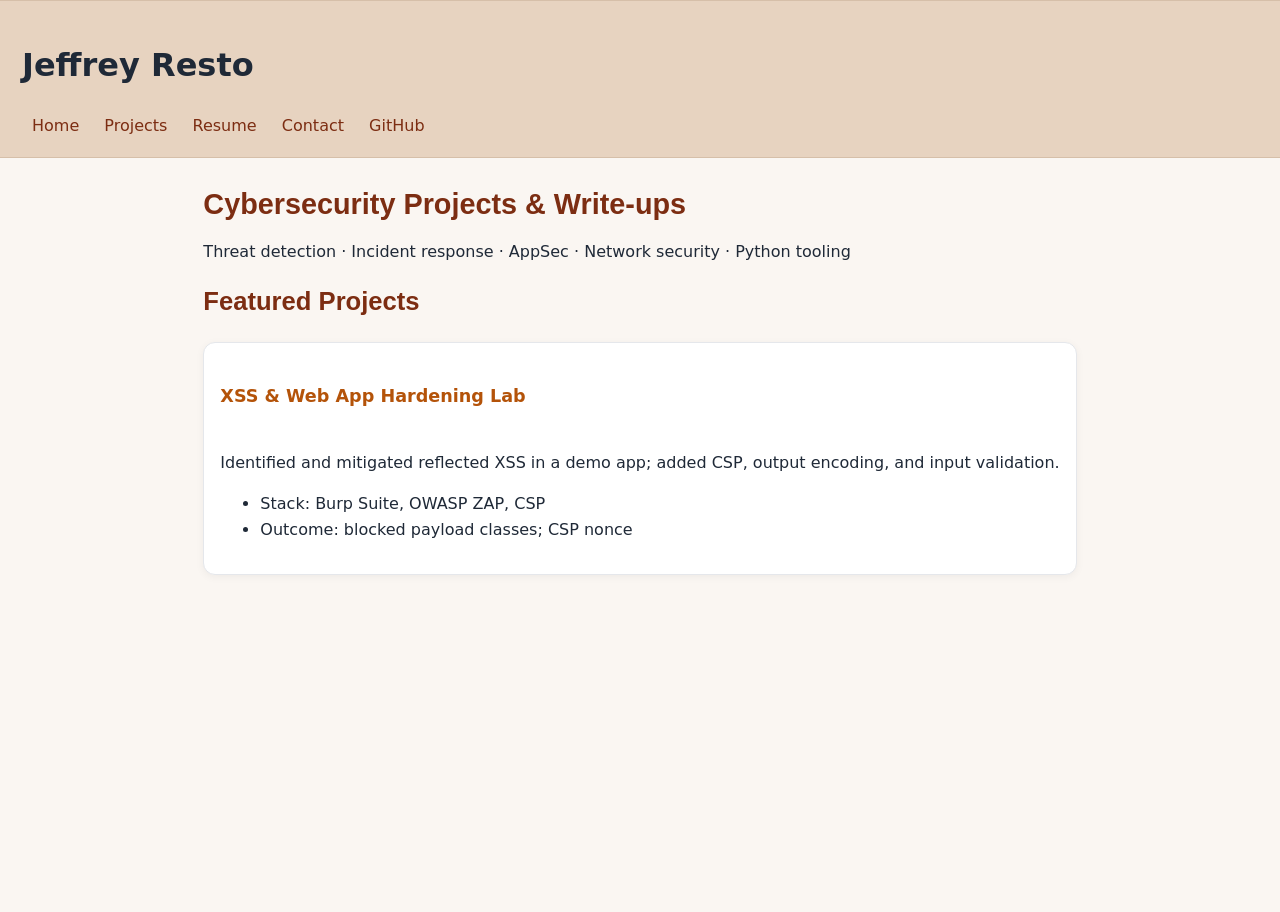
<file: Index.html>
<!doctype html>
<html lang="en">
<head>
  <meta charset="utf-8">
  <title>Jeffrey Resto — Cybersecurity Portfolio</title>
  <meta name="viewport" content="width=device-width,initial-scale=1">
  <meta name="description" content="Cybersecurity projects, labs, and write-ups.">
  <link rel="stylesheet" href="assets/css/style.css">
  <link rel="icon" href="assets/img/favicon.png">
  <meta property="og:title" content="Jeffrey Resto — Cybersecurity Portfolio">
  <meta property="og:description" content="Cybersecurity projects, labs, and write-ups.">
  <meta property="og:type" content="website">
</head>
<body>
<header>
  <h1>Jeffrey Resto</h1>
  <nav>
    <a href="/">Home</a>
    <a href="/projects/">Projects</a>
    <a href="/resume/Jeffrey_Resto_Resume.pdf" target="_blank" rel="noopener">Resume</a>
    <a href="mailto:restojeffrey@gmail.com">Contact</a>
    <a href="https://github.com/jeffresto" target="_blank" rel="noopener">GitHub</a>
  </nav>
</header>

<main>
  <section>
    <h2>Cybersecurity Projects & Write-ups</h2>
    <p>Threat detection · Incident response · AppSec · Network security · Python tooling</p>
  </section>

  <section aria-labelledby="featured">
    <h3 id="featured">Featured Projects</h3>
    <div class="cards">
      <!-- Duplicate these cards for 2–3 top projects -->
      <article class="card">
        <h4><a href="/projects/project-template.html">XSS & Web App Hardening Lab</a></h4>
        <p>Identified and mitigated reflected XSS in a demo app; added CSP, output encoding, and input validation.</p>
        <ul class="meta"><li>Stack: Burp Suite, OWASP ZAP, CSP</li><li>Outcome: blocked payload classes; CSP nonce</li></ul>
      </article>
    </div>
  </section>
</main>

<footer>
  <small>© <span id="y"></span> Jeffrey Resto · New York, NY</small>
</footer>
<script>document.getElementById('y').textContent = new Date().getFullYear();</script>
</body>
</html>
</file>
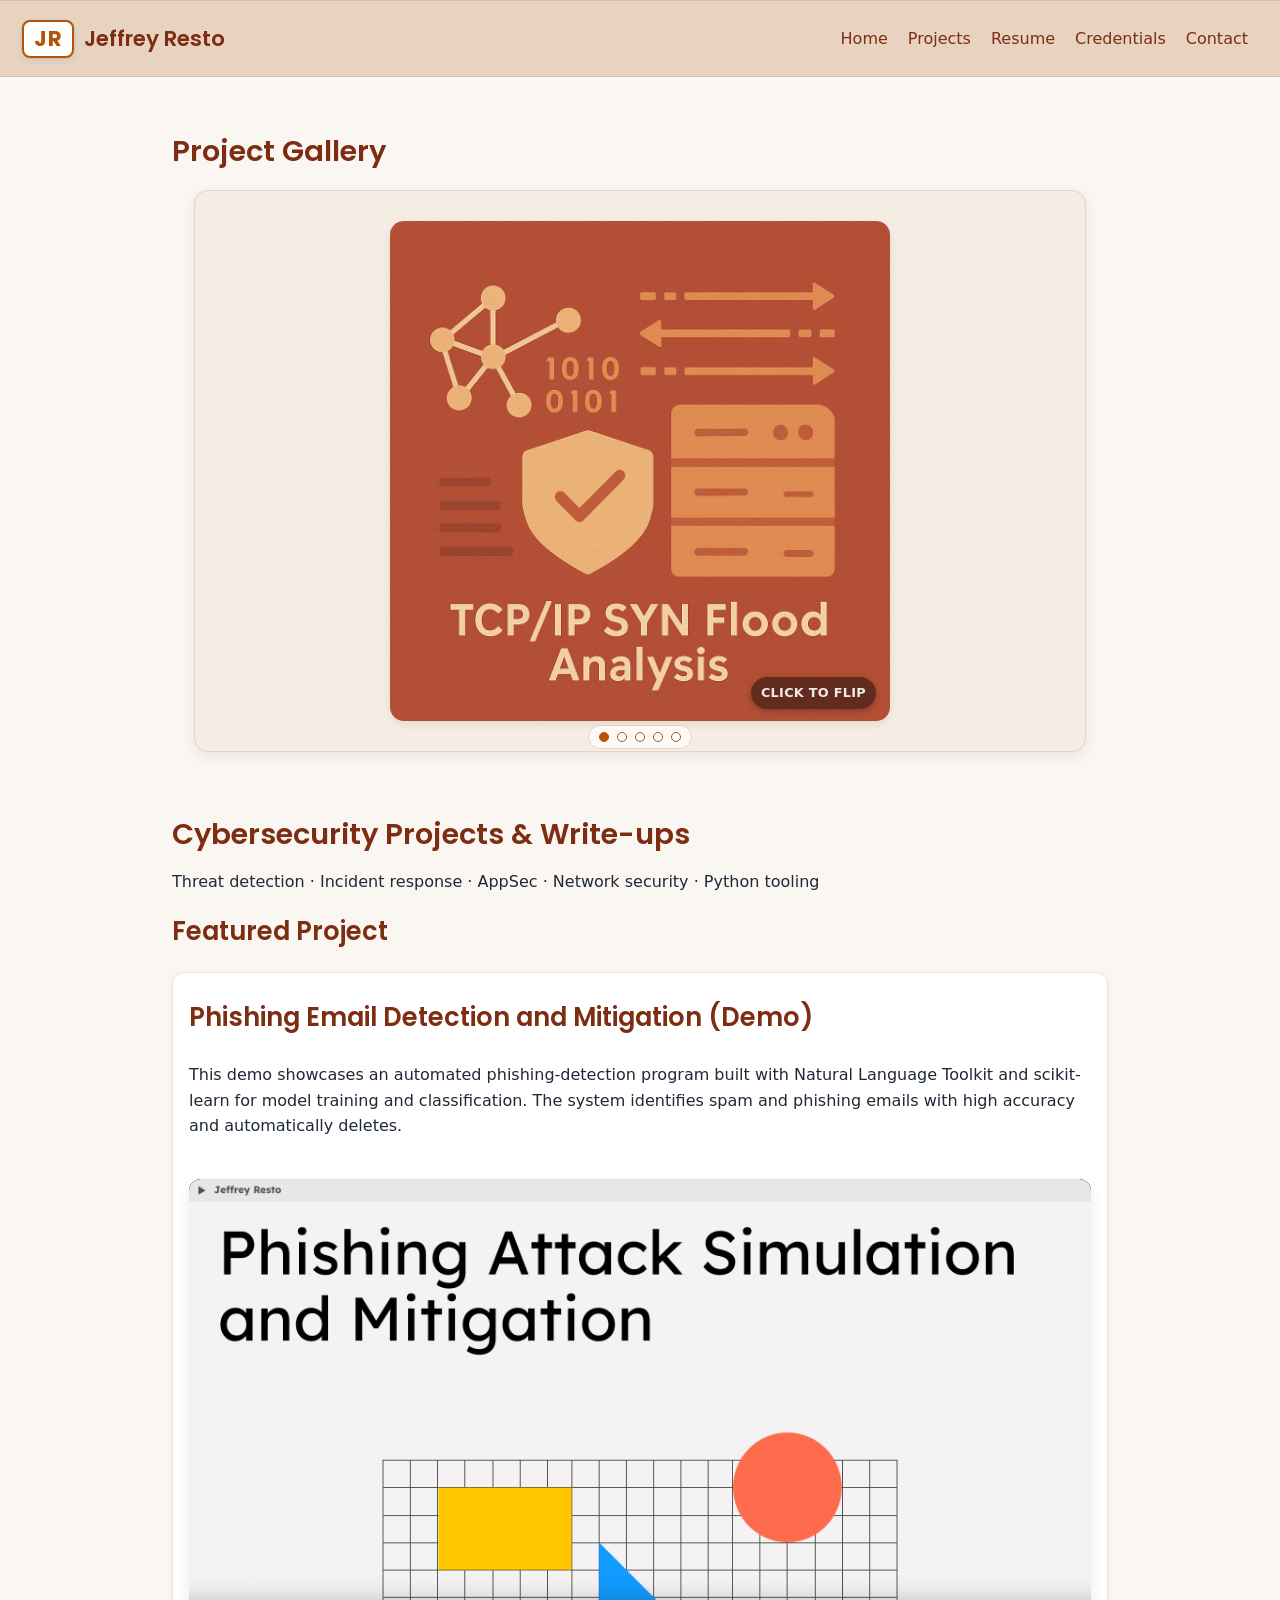
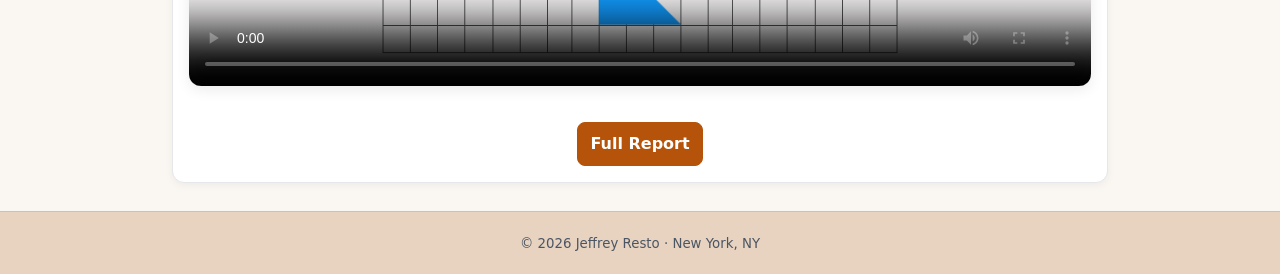
<file: index.html>
<!doctype html>
<html lang="en">
<head>
  <meta charset="utf-8">
  <title>Jeffrey Resto — Cybersecurity Portfolio</title>
  <meta name="viewport" content="width=device-width,initial-scale=1">
  <meta name="description" content="Cybersecurity projects, labs, and write-ups.">
  <link href="https://fonts.googleapis.com/css2?family=Poppins:wght@500;600&display=swap" rel="stylesheet">
  <link rel="stylesheet" href="assets/css/style.css">
  <link rel="icon" href="assets/img/favicon.png">
  <meta property="og:title" content="Jeffrey Resto — Cybersecurity Portfolio">
  <meta property="og:description" content="Cybersecurity projects, labs, and write-ups.">
  <meta property="og:type" content="website">
</head>
<body>
<header class="site-header">
  <h1 class="brand">
    <a href="/">
      <span class="logo-badge">JR</span>
      <span class="logo-text">Jeffrey&nbsp;Resto</span>
    </a>
  </h1>

  <!-- Desktop nav -->
  <nav class="site-nav">
    <a href="/">Home</a>
    <a href="/projects/">Projects</a>
    <a href="/resume/">Resume</a>
    <a href="/credentials/">Credentials</a>
    <a href="mailto:restojeffrey@gmail.com">Contact</a>
  </nav>

  <!-- Mobile hamburger + dropdown -->
  <button class="nav-toggle" aria-expanded="false" aria-controls="mobile-menu" aria-label="Open menu">☰</button>
  <nav id="mobile-menu" class="mobile-menu" hidden>
    <a href="/">Home</a>
    <a href="/projects/">Projects</a>
    <a href="/resume/">Resume</a>
    <a href="/credentials/">Credentials</a>
    <a href="mailto:restojeffrey@gmail.com">Contact</a>
  </nav>
</header>

<main>
  <!-- Project Gallery -->
  <section aria-labelledby="project-gallery" class="home-gallery">
    <h2 id="project-gallery">Project Gallery</h2>
    <div class="carousel" aria-roledescription="carousel">
      <div class="carousel__viewport" aria-live="polite">

        <!-- SLIDE 1: TCP/IP SYN Flood -->
        <figure class="carousel__slide" aria-label="1 of 5">
          <div class="lab-card bg-tcp" role="button" aria-label="Flip card">
            <div class="lab-card__inner" aria-live="polite">
              <!-- FRONT -->
              <div class="lab-card__face lab-card__face--front">
                <div class="lab-card__body"></div>
                <span class="lab-card__hint">Click to Flip</span>
              </div>
              <!-- BACK -->
              <div class="lab-card__face lab-card__face--back">
                <div class="lab-card__body">
                  <h3 class="lab-card__title">What I did</h3>
                  <p class="lab-card__desc">
                    Simulated SYN floods with <code>nping</code>. Analyzed half-open connections and resource exhaustion in Wireshark. Discussed defenses (SYN cookies, backlog tuning).
                  </p>
                  <div class="lab-card__tags" aria-label="Tech">
                    <span class="tag tag--slate">Network</span>
                    <span class="tag tag--amber">Wireshark</span>
                  </div>
                  <p><a class="btn" href="/assets/reports/lab%20%231%20.docx.pdf" target="_blank" rel="noopener noreferrer">View Details</a></p>
                </div>
              </div>
            </div>
          </div>
        </figure>

        <!-- SLIDE 2: XSS -->
        <figure class="carousel__slide" aria-label="2 of 5">
          <div class="lab-card bg-xss" role="button" aria-label="Flip card">
            <div class="lab-card__inner">
              <div class="lab-card__face lab-card__face--front">
                <div class="lab-card__body"></div>
                <span class="lab-card__hint">Click to Flip</span>
              </div>
              <div class="lab-card__face lab-card__face--back">
                <div class="lab-card__body">
                  <h3 class="lab-card__title">What I did</h3>
                  <p class="lab-card__desc">
                    Demonstrated stored & reflected XSS. Implemented defenses via output encoding, input validation, and Content-Security-Policy.
                  </p>
                  <div class="lab-card__tags" aria-label="Tech">
                    <span class="tag tag--web">Web</span>
                    <span class="tag tag--amber">CSP</span>
                  </div>
                  <p><a class="btn" href="/assets/reports/lab%20%232%20xss.pdf" target="_blank" rel="noopener noreferrer">View Details</a></p>
                </div>
              </div>
            </div>
          </div>
        </figure>

        <!-- SLIDE 3: ARP Spoof -->
        <figure class="carousel__slide" aria-label="3 of 5">
          <div class="lab-card bg-arp" role="button" aria-label="Flip card">
            <div class="lab-card__inner">
              <div class="lab-card__face lab-card__face--front">
                <div class="lab-card__body"></div>
                <span class="lab-card__hint">Click to Flip</span>
              </div>
              <div class="lab-card__face lab-card__face--back">
                <div class="lab-card__body">
                  <h3 class="lab-card__title">What I did</h3>
                  <p class="lab-card__desc">
                    Manipulated ARP tables to intercept traffic between hosts. Captured and analyzed packets. Discussed switch level protections.
                  </p>
                  <div class="lab-card__tags" aria-label="Tech">
                    <span class="tag tag--slate">Network</span>
                    <span class="tag tag--green">MITM</span>
                  </div>
                  <p><a class="btn" href="/assets/reports/lab%20%233.pdf" target="_blank" rel="noopener noreferrer">View Details</a></p>
                </div>
              </div>
            </div>
          </div>
        </figure>

        <!-- SLIDE 4: Snort IDS -->
        <figure class="carousel__slide" aria-label="4 of 5">
          <div class="lab-card bg-snort" role="button" aria-label="Flip card">
            <div class="lab-card__inner">
              <div class="lab-card__face lab-card__face--front">
                <div class="lab-card__body"></div>
                <span class="lab-card__hint">Click to Flip</span>
              </div>
              <div class="lab-card__face lab-card__face--back">
                <div class="lab-card__body">
                  <h3 class="lab-card__title">What I did</h3>
                  <p class="lab-card__desc">
                    Wrote & tuned Snort rules to detect ICMP/TCP scans. Evaluated limits with HTTPS. Produced alert screenshots and rationale.
                  </p>
                  <div class="lab-card__tags" aria-label="Tech">
                    <span class="tag tag--slate">Blue Team</span>
                    <span class="tag tag--green">IDS</span>
                  </div>
                  <p><a class="btn" href="/assets/reports/lab%20%234.pdf" target="_blank" rel="noopener noreferrer">View Details</a></p>
                </div>
              </div>
            </div>
          </div>
        </figure>

        <!-- SLIDE 5: SQLi -->
        <figure class="carousel__slide" aria-label="5 of 5">
          <div class="lab-card bg-sqlinject" role="button" aria-label="Flip card">
            <div class="lab-card__inner">
              <div class="lab-card__face lab-card__face--front">
                <div class="lab-card__body"></div>
                <span class="lab-card__hint">Click to Flip</span>
              </div>
              <div class="lab-card__face lab-card__face--back">
                <div class="lab-card__body">
                  <h3 class="lab-card__title">What I did</h3>
                  <p class="lab-card__desc">
                    Exploited a vulnerable form to extract data. Remediated with parameterized queries and least-privilege DB account.
                  </p>
                  <div class="lab-card__tags" aria-label="Tech">
                    <span class="tag tag--web">Web</span>
                    <span class="tag tag--green">AppSec</span>
                  </div>
                  <p><a class="btn" href="/assets/reports/lab%20%235.pdf" target="_blank" rel="noopener noreferrer">View Details</a></p>
                </div>
              </div>
            </div>
          </div>
        </figure>

      </div>

      <!-- Controls -->
      <button class="carousel__btn carousel__btn--prev" aria-label="Previous slide">‹</button>
      <button class="carousel__btn carousel__btn--next" aria-label="Next slide">›</button>

      <!-- Dots -->
      <div class="carousel__dots-wrapper">
        <div class="carousel__dots" role="tablist" aria-label="Choose slide"></div>
      </div>
    </div>
  </section>

  <section>
    <h2>Cybersecurity Projects & Write-ups</h2>
    <p>Threat detection · Incident response · AppSec · Network security · Python tooling</p>
  </section>

  <section aria-labelledby="featured">
    <h3 id="featured">Featured Project</h3>
    <div class="cards">
      <article class="card">
        <h4 id="featured">Phishing Email Detection and Mitigation (Demo)</h4>
        <p>
          This demo showcases an automated phishing-detection program built with
          Natural Language Toolkit and scikit-learn for model training and classification.
          The system identifies spam and phishing emails with high accuracy and
          automatically deletes.
        </p>

        <div class="video-container">
          <video class="video-frame" controls playsinline poster="/assets/img/projects/phishing-thumb.png">
            <source src="/assets/videos/phishing_demo.mp4" type="video/mp4">
            Your browser does not support the video tag.
          </video>
        </div>
        <p style="text-align:center; margin-top:12px;">
          <a class="btn"
             href="/assets/reports/Report.docx.pdf"
             target="_blank"
             rel="noopener noreferrer">Full Report</a>
        </p>
      </article>
    </div>
  </section>
</main>

<footer>
  <small>© <span id="y"></span> Jeffrey Resto · New York, NY</small>
</footer>

<script>document.getElementById('y').textContent = new Date().getFullYear();</script>

<!-- Footer reveal -->
<script>
  (function () {
    const footer = document.querySelector('footer');
    if (!footer) return;
    const reduced = window.matchMedia('(prefers-reduced-motion: reduce)').matches;
    if (reduced) { footer.classList.add('is-visible'); return; }
    const io = new IntersectionObserver((entries) => {
      entries.forEach((e) => { if (e.isIntersecting) { footer.classList.add('is-visible'); io.unobserve(footer); } });
    }, { threshold: 0.1 });
    io.observe(footer);
    setTimeout(() => footer.classList.add('is-visible'), 2000);
  })();
</script>

<!-- Carousel -->
<script>
(function(){
  const root = document.querySelector('.carousel');
  if (!root) return;

  const viewport = root.querySelector('.carousel__viewport');
  const slides = Array.from(root.querySelectorAll('.carousel__slide'));
  const prevBtn = root.querySelector('.carousel__btn--prev');
  const nextBtn = root.querySelector('.carousel__btn--next');
  const dotsWrap = root.querySelector('.carousel__dots');

  let index = 0;
  let autoTimer = null;
  const intervalMs = 7000;

  // Build dots
  dotsWrap.innerHTML = '';
  slides.forEach((_, i) => {
    const b = document.createElement('button');
    b.type = 'button';
    b.setAttribute('role', 'tab');
    b.setAttribute('aria-label', `Go to slide ${i+1}`);
    b.addEventListener('click', () => goTo(i, true));
    dotsWrap.appendChild(b);
  });

  function update() {
    slides.forEach((el, i) => {
      el.classList.toggle('is-active', i === index);
      el.setAttribute('aria-hidden', i === index ? 'false' : 'true');
    });
    dotsWrap.querySelectorAll('button').forEach((b, i) => {
      b.setAttribute('aria-selected', i === index ? 'true' : 'false');
    });
  }

  function goTo(i, user=false) {
    index = (i + slides.length) % slides.length;
    update();
    if (user) restartAuto();
  }

  function next(){ goTo(index + 1); }
  function prev(){ goTo(index - 1); }

  nextBtn && nextBtn.addEventListener('click', next);
  prevBtn && prevBtn.addEventListener('click', prev);

  root.addEventListener('keydown', (e) => {
    if (e.key === 'ArrowRight') next();
    if (e.key === 'ArrowLeft')  prev();
  });
  root.tabIndex = 0;

  function startAuto(){ stopAuto(); autoTimer = setInterval(next, intervalMs); }
  function stopAuto(){ if (autoTimer) clearInterval(autoTimer); autoTimer = null; }
  function restartAuto(){ stopAuto(); startAuto(); }

  root.addEventListener('mouseenter', stopAuto);
  root.addEventListener('mouseleave', startAuto);

  const io = new IntersectionObserver((entries) => {
    entries.forEach(e => e.isIntersecting ? startAuto() : stopAuto());
  }, { threshold: 0.2 });
  io.observe(root);

  document.addEventListener('visibilitychange', () => {
    if (document.hidden) stopAuto(); else startAuto();
  });

  // Touch swipe
  let startX = 0, dx = 0, swiping = false;
  viewport.addEventListener('touchstart', (e) => {
    swiping = true;
    startX = e.touches[0].clientX; dx = 0;
    stopAuto();
  }, { passive: true });
  viewport.addEventListener('touchmove', (e) => {
    if (!swiping) return;
    dx = e.touches[0].clientX - startX;
  }, { passive: true });
  viewport.addEventListener('touchend', () => {
    if (!swiping) return;
    if (Math.abs(dx) > 40) (dx < 0 ? next() : prev());
    swiping = false; dx = 0; startAuto();
  });

  // Init
  slides.forEach(s => s.classList.remove('is-active'));
  goTo(0);
})();
</script>

<!-- Flip cards -->
<script>
  // Flip on card click (but let the button links work normally)
  document.querySelectorAll('.lab-card').forEach(card => {
    card.addEventListener('click', (e) => {
      const anchor = e.target && e.target.closest ? e.target.closest('a') : null;
      if (anchor) return; // don't flip when clicking the View Details button
      card.classList.toggle('is-flipped');
    });
  });

  // Unflip all cards when the carousel changes slides
  (function(){
    const root = document.querySelector('.carousel');
    if (!root) return;

    const slides = Array.from(root.querySelectorAll('.carousel__slide'));
    const dotsWrap = root.querySelector('.carousel__dots');
    const prevBtn  = root.querySelector('.carousel__btn--prev');
    const nextBtn  = root.querySelector('.carousel__btn--next');

    function unflipAll() {
      slides.forEach(slide => {
        const card = slide.querySelector('.lab-card');
        if (card) card.classList.remove('is-flipped');
      });
    }

    nextBtn && nextBtn.addEventListener('click', unflipAll, { capture: true });
    prevBtn && prevBtn.addEventListener('click', unflipAll, { capture: true });
    dotsWrap && dotsWrap.addEventListener('click', unflipAll, { capture: true });

    if (dotsWrap) {
      const mo = new MutationObserver(unflipAll);
      mo.observe(dotsWrap, { subtree: true, attributes: true, attributeFilter: ['aria-selected'] });
    }
  })();
</script>

<!-- Mobile nav JS -->
<script>
(function(){
  const btn  = document.querySelector('.nav-toggle');
  const menu = document.getElementById('mobile-menu');
  if (!btn || !menu) return;

  function closeMenu(){ if (menu.hidden) return; menu.hidden = true; btn.setAttribute('aria-expanded','false'); document.body.classList.remove('body--menu-open'); }
  function openMenu(){ if (!menu.hidden) return; menu.hidden = false; btn.setAttribute('aria-expanded','true'); document.body.classList.add('body--menu-open'); }

  // ensure closed on load
  menu.hidden = true; btn.setAttribute('aria-expanded','false');

  btn.addEventListener('click', () => {
    if (window.innerWidth > 768) return;   // block desktop
    (btn.getAttribute('aria-expanded') === 'true') ? closeMenu() : openMenu();
  });

  // Close when clicking a link in the menu
  menu.addEventListener('click', e => { if (e.target.matches('a')) closeMenu(); });

  // Close on outside click
  document.addEventListener('click', e => {
    if (menu.hidden) return;
    const clickInside = menu.contains(e.target) || btn.contains(e.target);
    if (!clickInside) closeMenu();
  });

  // Close if resizing to desktop
  window.addEventListener('resize', () => { if (window.innerWidth > 768) closeMenu(); });

  // Close on Escape
  document.addEventListener('keydown', e => { if (e.key === 'Escape') closeMenu(); });
})();
</script>

</body>
</html>
</file>
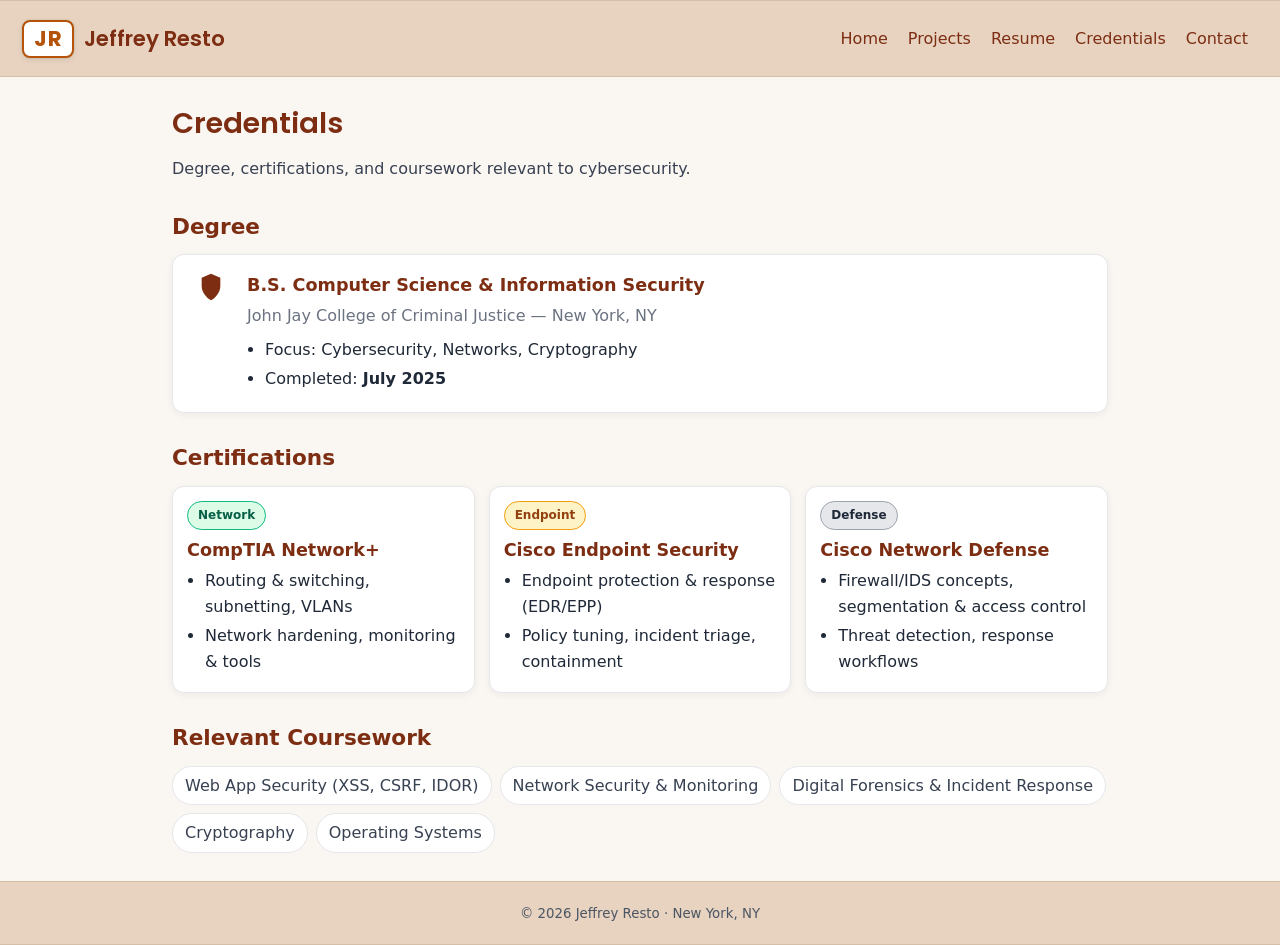
<file: credentials/index.html>
<!doctype html>
<html lang="en">
<head>
  <meta charset="utf-8">
  <title>Credentials — Jeffrey Resto</title>
  <meta name="viewport" content="width=device-width,initial-scale=1">
  <!-- Optional: brand font -->
  <link href="https://fonts.googleapis.com/css2?family=Poppins:wght@500;600&display=swap" rel="stylesheet">
  <link rel="stylesheet" href="/assets/css/style.css">
</head>
<body>
<header class="site-header">
  <h1 class="brand">
    <a href="/">
      <span class="logo-badge">JR</span>
      <span class="logo-text">Jeffrey&nbsp;Resto</span>
    </a>
  </h1>
  <nav class="site-nav">
    <a href="/">Home</a>
    <a href="/projects/">Projects</a>
    <a href="/resume/">Resume</a>
    <a href="/credentials/">Credentials</a>
    <a href="mailto:restojeffrey@gmail.com">Contact</a>
  </nav>
  <button class="nav-toggle" aria-expanded="false" aria-controls="mobile-menu" aria-label="Open menu">
    ☰
  </button>
  
  <!-- Mobile dropdown menu -->
  <nav id="mobile-menu" class="mobile-menu" hidden>
    <a href="/">Home</a>
    <a href="/projects/">Projects</a>
    <a href="/resume/">Resume</a>
    <a href="/credentials/">Credentials</a>
    <a href="mailto:restojeffrey@gmail.com">Contact</a>
  </nav>
</header>

<main>
  <h2>Credentials</h2>
  <p class="lead">Degree, certifications, and coursework relevant to cybersecurity.</p>

  <!-- Degree -->
  <section class="cred-section">
    <h3>Degree</h3>
    <div class="cred-card">
      <div class="cred-card__left">
        <!-- Simple inline “shield” icon -->
        <svg width="32" height="32" viewBox="0 0 24 24" aria-hidden="true">
          <path fill="#7c2d12" d="M12 2l7 3v6c0 5-3.5 9-7 11-3.5-2-7-6-7-11V5l7-3z"/>
        </svg>
      </div>
      <div class="cred-card__body">
        <h4>B.S. Computer Science &amp; Information Security</h4>
        <p class="muted">John Jay College of Criminal Justice — New York, NY</p>
        <ul class="bullets">
          <li>Focus: Cybersecurity, Networks, Cryptography</li>
          <li>Completed: <strong>July 2025</strong></li>
        </ul>
      </div>
    </div>
  </section>

  <!-- Certifications -->
  <section class="cred-section">
    <h3>Certifications</h3>
    <div class="cred-grid">
      <!-- CompTIA Network+ -->
      <article class="cred-mini">
        <div class="cred-mini__head">
          <span class="badge badge--green">Network</span>
        </div>
        <h4>CompTIA Network+</h4>
        <ul class="bullets">
          <li>Routing &amp; switching, subnetting, VLANs</li>
          <li>Network hardening, monitoring &amp; tools</li>
        </ul>
      </article>
  
      <!-- Cisco Endpoint Security -->
      <article class="cred-mini">
        <div class="cred-mini__head">
          <span class="badge badge--amber">Endpoint</span>
        </div>
        <h4>Cisco Endpoint Security</h4>
        <ul class="bullets">
          <li>Endpoint protection &amp; response (EDR/EPP)</li>
          <li>Policy tuning, incident triage, containment</li>
        </ul>
      </article>
  
      <!-- Cisco Network Defense -->
      <article class="cred-mini">
        <div class="cred-mini__head">
          <span class="badge badge--slate">Defense</span>
        </div>
        <h4>Cisco Network Defense</h4>
        <ul class="bullets">
          <li>Firewall/IDS concepts, segmentation &amp; access control</li>
          <li>Threat detection, response workflows</li>
        </ul>
      </article>
    </div>
  </section>

  <!-- Coursework (optional) -->
  <section class="cred-section">
    <h3>Relevant Coursework</h3>
    <ul class="pill-list">
      <li>Web App Security (XSS, CSRF, IDOR)</li>
      <li>Network Security &amp; Monitoring</li>
      <li>Digital Forensics &amp; Incident Response</li>
      <li>Cryptography</li>
      <li>Operating Systems</li>
    </ul>
  </section>
</main>

<footer>
  <small>© <span id="y"></span> Jeffrey Resto · New York, NY</small>
</footer>
<script>document.getElementById('y').textContent = new Date().getFullYear();</script>
<script>
  (function () {
    const footer = document.querySelector('footer');
    if (!footer) return;

    // If user prefers reduced motion, show immediately
    const reduced = window.matchMedia('(prefers-reduced-motion: reduce)').matches;
    if (reduced) { footer.classList.add('is-visible'); return; }

    // Reveal when the footer enters the viewport
    const io = new IntersectionObserver((entries) => {
      entries.forEach((e) => {
        if (e.isIntersecting) {
          footer.classList.add('is-visible');
          io.unobserve(footer);
        }
      });
    }, { threshold: 0.1 });

    io.observe(footer);

    // Fallback: show after 2s in case IO is unsupported
    setTimeout(() => footer.classList.add('is-visible'), 2000);
  })();
</script>
<script>
  (function () {
    const btn  = document.querySelector('.nav-toggle');
    const menu = document.getElementById('mobile-menu');
    if (!btn || !menu) return;

    // ensure closed on load
    menu.hidden = true;
    btn.setAttribute('aria-expanded', 'false');

    function closeMenu() {
      if (menu.hidden) return;
      menu.hidden = true;
      btn.setAttribute('aria-expanded', 'false');
      document.body.classList.remove('body--menu-open');
    }
    function openMenu() {
      if (!menu.hidden) return;
      menu.hidden = false;
      btn.setAttribute('aria-expanded', 'true');
      document.body.classList.add('body--menu-open');
    }

    btn.addEventListener('click', () => {
      const expanded = btn.getAttribute('aria-expanded') === 'true';
      expanded ? closeMenu() : openMenu();
    });

    // Close when clicking a link
    menu.addEventListener('click', (e) => {
      if (e.target.matches('a')) closeMenu();
    });

    // Close when tapping outside
    document.addEventListener('click', (e) => {
      if (menu.hidden) return;
      const clickInsideMenu = menu.contains(e.target) || btn.contains(e.target);
      if (!clickInsideMenu) closeMenu();
    });

    // Close if switching to desktop width
    window.addEventListener('resize', () => {
      if (window.innerWidth > 768) closeMenu();
    });

    // Close on Escape
    document.addEventListener('keydown', (e) => {
      if (e.key === 'Escape') closeMenu();
    });
  })();
</script>

</body>
</html>
</file>
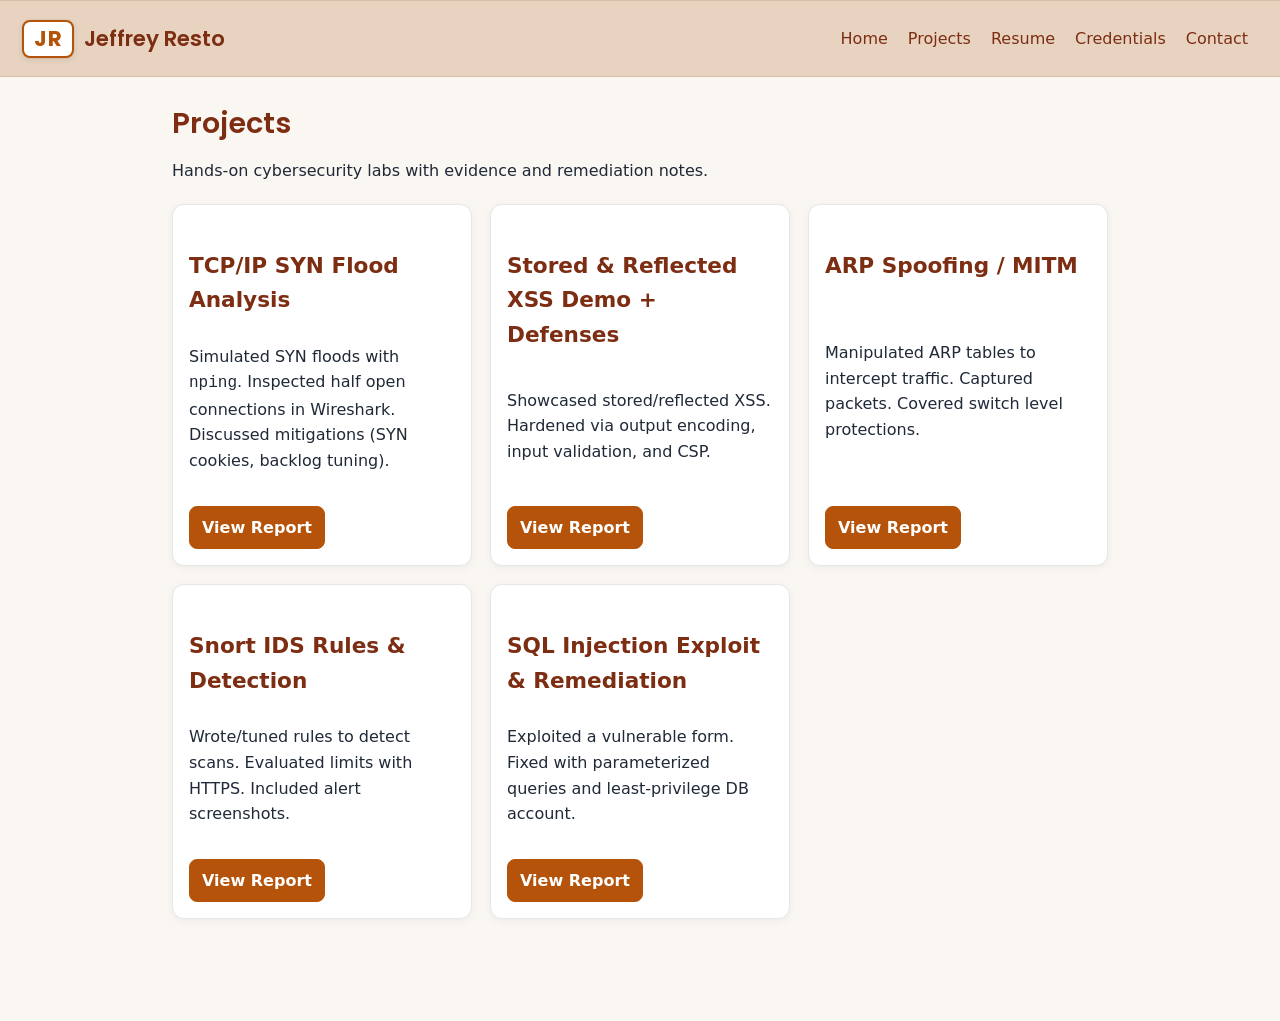
<file: projects/index.html>
<!doctype html>
<html lang="en">
<head>
  <meta charset="utf-8">
  <title>Projects — Jeffrey Resto</title>
  <meta name="viewport" content="width=device-width,initial-scale=1">
  <link href="https://fonts.googleapis.com/css2?family=Poppins:wght@500;600&display=swap" rel="stylesheet">
  <link rel="stylesheet" href="/assets/css/style.css">
</head>
<body>
<header class="site-header">
  <h1 class="brand">
    <a href="/"><span class="logo-badge">JR</span><span class="logo-text">Jeffrey&nbsp;Resto</span></a>
  </h1>
  <nav class="site-nav">
    <a href="/">Home</a>
    <a href="/projects/">Projects</a>
    <a href="/resume/">Resume</a>
    <a href="/credentials/">Credentials</a>
    <a href="mailto:restojeffrey@gmail.com">Contact</a>
  </nav>
  <button class="nav-toggle" aria-expanded="false" aria-controls="mobile-menu" aria-label="Open menu">
    ☰
  </button>
  
  <!-- Mobile dropdown menu -->
  <nav id="mobile-menu" class="mobile-menu" hidden>
    <a href="/">Home</a>
    <a href="/projects/">Projects</a>
    <a href="/resume/">Resume</a>
    <a href="/credentials/">Credentials</a>
    <a href="mailto:restojeffrey@gmail.com">Contact</a>
  </nav>
</header>

<main>
  <h2>Projects</h2>
  <p>Hands-on cybersecurity labs with evidence and remediation notes.</p>

  <div class="cards">
    <!-- TCP/IP SYN Flood -->
    <article class="card">
      <h3>TCP/IP SYN Flood Analysis</h3>
      <p>Simulated SYN floods with <code>nping</code>. Inspected half open connections in Wireshark. Discussed mitigations (SYN cookies, backlog tuning).</p>
      <p><a class="btn" href="/assets/reports/lab%20%231%20.docx.pdf" target="_blank" rel="noopener">View Report</a></p>
    </article>

    <!-- XSS -->
    <article class="card">
      <h3>Stored &amp; Reflected XSS Demo + Defenses</h3>
      <p>Showcased stored/reflected XSS. Hardened via output encoding, input validation, and CSP.</p>
      <p><a class="btn" href="/assets/reports/lab%20%232%20xss.pdf" target="_blank" rel="noopener">View Report</a></p>
    </article>

    <!-- ARP Spoof -->
    <article class="card">
      <h3>ARP Spoofing / MITM</h3>
      <p>Manipulated ARP tables to intercept traffic. Captured packets. Covered switch level protections.</p>
      <p><a class="btn" href="/assets/reports/lab%20%233.pdf" target="_blank" rel="noopener">View Report</a></p>
    </article>

    <!-- Snort IDS -->
    <article class="card">
      <h3>Snort IDS Rules &amp; Detection</h3>
      <p>Wrote/tuned rules to detect scans. Evaluated limits with HTTPS. Included alert screenshots.</p>
      <p><a class="btn" href="/assets/reports/lab%20%234.pdf" target="_blank" rel="noopener">View Report</a></p>
    </article>

    <!-- SQL Injection -->
    <article class="card">
      <h3>SQL Injection Exploit &amp; Remediation</h3>
      <p>Exploited a vulnerable form. Fixed with parameterized queries and least-privilege DB account.</p>
      <p><a class="btn" href="/assets/reports/lab%20%235.pdf" target="_blank" rel="noopener">View Report</a></p>
    </article>
  </div>
</main>

<footer>
  <small>© <span id="y"></span> Jeffrey Resto</small>
</footer>
<script>document.getElementById('y').textContent = new Date().getFullYear();</script>
<script>
  (function () {
    const btn  = document.querySelector('.nav-toggle');
    const menu = document.getElementById('mobile-menu');
    if (!btn || !menu) return;

    // ensure closed on load
    menu.hidden = true;
    btn.setAttribute('aria-expanded', 'false');

    function closeMenu() {
      if (menu.hidden) return;
      menu.hidden = true;
      btn.setAttribute('aria-expanded', 'false');
      document.body.classList.remove('body--menu-open');
    }
    function openMenu() {
      if (!menu.hidden) return;
      menu.hidden = false;
      btn.setAttribute('aria-expanded', 'true');
      document.body.classList.add('body--menu-open');
    }

    btn.addEventListener('click', () => {
      const expanded = btn.getAttribute('aria-expanded') === 'true';
      expanded ? closeMenu() : openMenu();
    });

    // Close when clicking a link
    menu.addEventListener('click', (e) => {
      if (e.target.matches('a')) closeMenu();
    });

    // Close when tapping outside
    document.addEventListener('click', (e) => {
      if (menu.hidden) return;
      const clickInsideMenu = menu.contains(e.target) || btn.contains(e.target);
      if (!clickInsideMenu) closeMenu();
    });

    // Close if switching to desktop width
    window.addEventListener('resize', () => {
      if (window.innerWidth > 768) closeMenu();
    });

    // Close on Escape
    document.addEventListener('keydown', (e) => {
      if (e.key === 'Escape') closeMenu();
    });
  })();
</script>

</body>
</html>
</file>
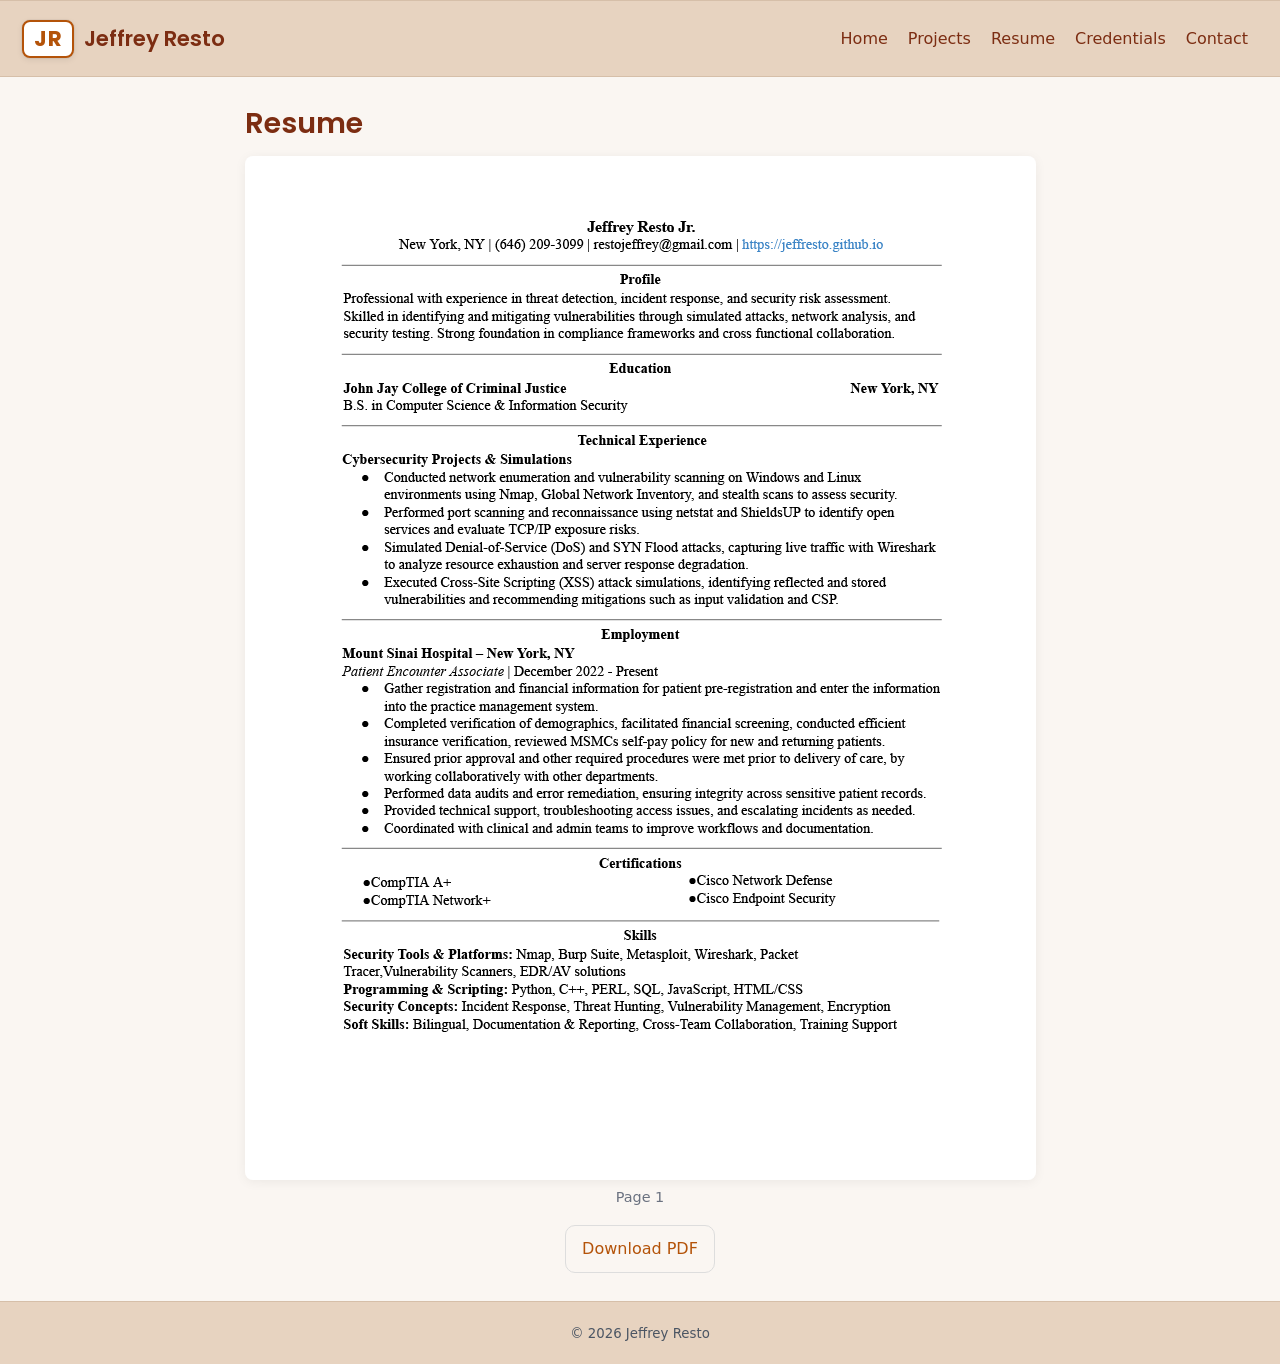
<file: resume/index.html>
<!doctype html>
<html lang="en">
<head>
  <meta charset="utf-8">
  <title>Resume — Jeffrey Resto</title>
  <meta name="viewport" content="width=device-width,initial-scale=1">
  <link href="https://fonts.googleapis.com/css2?family=Poppins:wght@500;600&display=swap" rel="stylesheet">
  <link rel="stylesheet" href="/assets/css/style.css">
</head>
<body>
<header class="site-header">
  <h1 class="brand">
    <a href="/">
      <span class="logo-badge">JR</span>
      <span class="logo-text">Jeffrey&nbsp;Resto</span>
    </a>
  </h1>

  <nav class="site-nav">
    <a href="/">Home</a>
    <a href="/projects/">Projects</a>
    <a href="/resume/">Resume</a>
    <a href="/credentials/">Credentials</a>
    <a href="mailto:restojeffrey@gmail.com">Contact</a>
  </nav>
  <button class="nav-toggle" aria-expanded="false" aria-controls="mobile-menu" aria-label="Open menu">
    ☰
  </button>
  
  <!-- Mobile dropdown menu -->
  <nav id="mobile-menu" class="mobile-menu" hidden>
    <a href="/">Home</a>
    <a href="/projects/">Projects</a>
    <a href="/resume/">Resume</a>
    <a href="/credentials/">Credentials</a>
    <a href="mailto:restojeffrey@gmail.com">Contact</a>
  </nav>

</header>


<main>
  <h2>Resume</h2>

  <div class="resume-stack">
    <figure class="resume-page">
      <img src="/assets/img/resume/Jeffrey Resto Resume.png" alt="Resume page 1: Jeffrey Resto">
      <figcaption>Page 1</figcaption>
    </figure>
  </div>

  <p class="resume-actions">
    <a href="/resume/Jeffrey Resto Resume.pdf" download>Download PDF</a>
  </p>
</main>


<footer>
  <small>© <span id="y"></span> Jeffrey Resto</small>
</footer>
<script>document.getElementById('y').textContent = new Date().getFullYear();</script>
<script>
  // Auto-fill today's date in "Month Year" format
  const date = new Date();
  const options = { year: 'numeric', month: 'long' };
  document.getElementById('resume-date').textContent = date.toLocaleDateString('en-US', options);
</script>
<script>
  (function () {
    const footer = document.querySelector('footer');
    if (!footer) return;

    // If user prefers reduced motion, show immediately
    const reduced = window.matchMedia('(prefers-reduced-motion: reduce)').matches;
    if (reduced) { footer.classList.add('is-visible'); return; }

    // Reveal when the footer enters the viewport
    const io = new IntersectionObserver((entries) => {
      entries.forEach((e) => {
        if (e.isIntersecting) {
          footer.classList.add('is-visible');
          io.unobserve(footer);
        }
      });
    }, { threshold: 0.1 });

    io.observe(footer);

    // Fallback: show after 2s in case IO is unsupported
    setTimeout(() => footer.classList.add('is-visible'), 2000);
  })();
</script>
<script>
  (function () {
    const btn  = document.querySelector('.nav-toggle');
    const menu = document.getElementById('mobile-menu');
    if (!btn || !menu) return;

    // ensure closed on load
    menu.hidden = true;
    btn.setAttribute('aria-expanded', 'false');

    function closeMenu() {
      if (menu.hidden) return;
      menu.hidden = true;
      btn.setAttribute('aria-expanded', 'false');
      document.body.classList.remove('body--menu-open');
    }
    function openMenu() {
      if (!menu.hidden) return;
      menu.hidden = false;
      btn.setAttribute('aria-expanded', 'true');
      document.body.classList.add('body--menu-open');
    }

    btn.addEventListener('click', () => {
      const expanded = btn.getAttribute('aria-expanded') === 'true';
      expanded ? closeMenu() : openMenu();
    });

    // Close when clicking a link
    menu.addEventListener('click', (e) => {
      if (e.target.matches('a')) closeMenu();
    });

    // Close when tapping outside
    document.addEventListener('click', (e) => {
      if (menu.hidden) return;
      const clickInsideMenu = menu.contains(e.target) || btn.contains(e.target);
      if (!clickInsideMenu) closeMenu();
    });

    // Close if switching to desktop width
    window.addEventListener('resize', () => {
      if (window.innerWidth > 768) closeMenu();
    });

    // Close on Escape
    document.addEventListener('keydown', (e) => {
      if (e.key === 'Escape') closeMenu();
    });
  })();
</script>

</body>
</html>
</file>
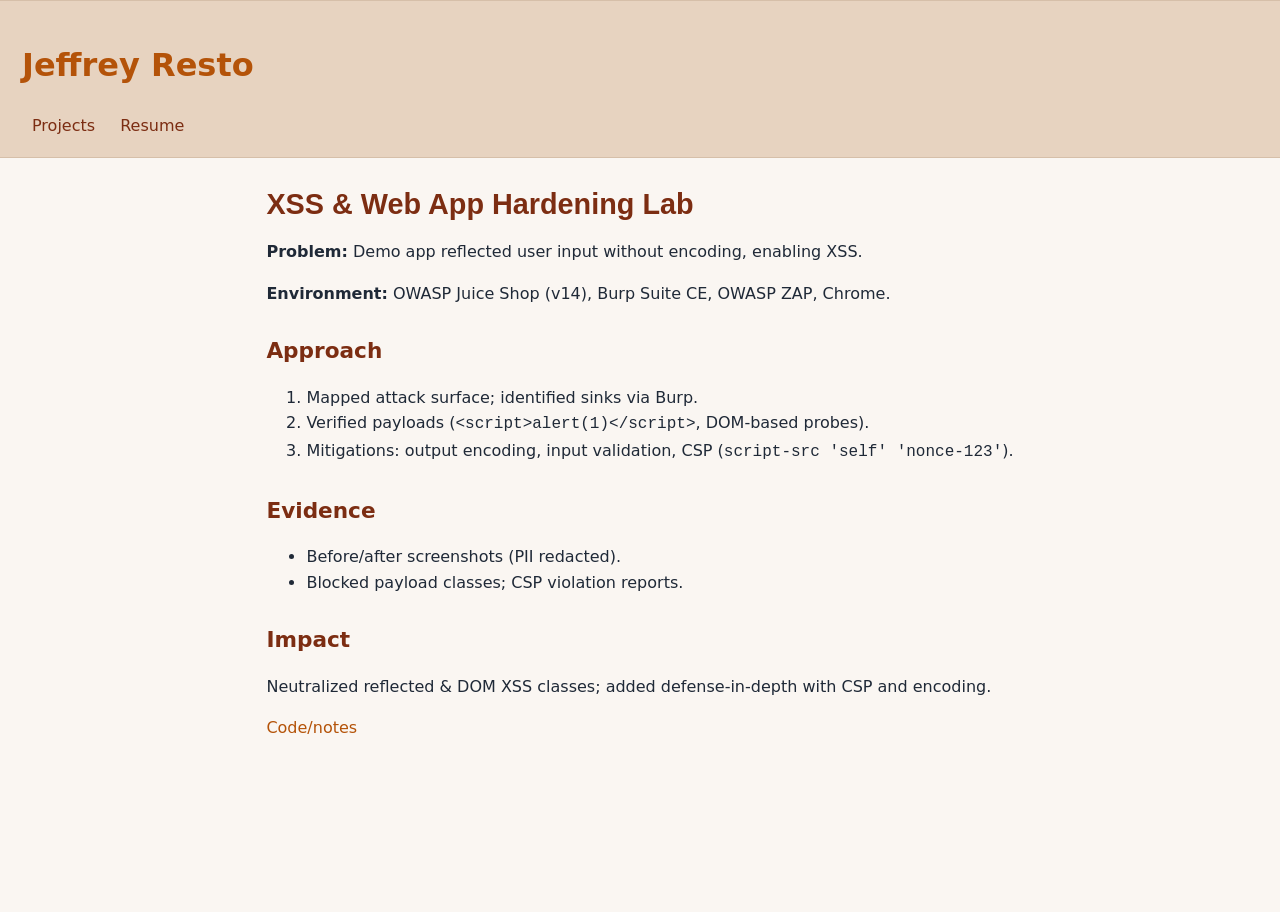
<file: projects/project-template.html>
<!doctype html>
<html lang="en">
<head>
  <meta charset="utf-8">
  <title>XSS & Web App Hardening Lab — Jeffrey Resto</title>
  <meta name="viewport" content="width=device-width,initial-scale=1">
  <link rel="stylesheet" href="/assets/css/style.css">
</head>
<body>
<header>
  <h1><a href="/">Jeffrey Resto</a></h1>
  <nav>
    <a href="/projects/">Projects</a>
    <a href="/resume/Jeffrey_Resto_Resume.pdf" target="_blank" rel="noopener">Resume</a>
  </nav>
</header>
<main>
  <article>
    <h2>XSS & Web App Hardening Lab</h2>
    <p><strong>Problem:</strong> Demo app reflected user input without encoding, enabling XSS.</p>
    <p><strong>Environment:</strong> OWASP Juice Shop (v14), Burp Suite CE, OWASP ZAP, Chrome.</p>
    <h3>Approach</h3>
    <ol>
      <li>Mapped attack surface; identified sinks via Burp.</li>
      <li>Verified payloads (<code>&lt;script&gt;alert(1)&lt;/script&gt;</code>, DOM-based probes).</li>
      <li>Mitigations: output encoding, input validation, CSP (<code>script-src 'self' 'nonce-123'</code>).</li>
    </ol>
    <h3>Evidence</h3>
    <ul>
      <li>Before/after screenshots (PII redacted).</li>
      <li>Blocked payload classes; CSP violation reports.</li>
    </ul>
    <h3>Impact</h3>
    <p>Neutralized reflected & DOM XSS classes; added defense-in-depth with CSP and encoding.</p>
    <p><a href="https://github.com/jeffresto/your-repo" target="_blank" rel="noopener">Code/notes</a></p>
  </article>
</main>
<footer><small>© <span id="y"></span> Jeffrey Resto</small></footer>
<script>document.getElementById('y').textContent = new Date().getFullYear();</script>
</body>
</html>
</file>
<file: assets/css/style.css>
/* ─── LAYOUT: sticky footer ───────────────────────────────────── */
html, body { height: 100%; }
* { box-sizing: border-box; }
body {
  display: flex; flex-direction: column; margin: 0;
  font: 16px/1.6 system-ui, -apple-system, Segoe UI, Roboto, sans-serif;
  background-color: #faf6f2; color: #1f2937;
}
main { flex: 1; max-width: 980px; margin: 0 auto; padding: 28px 22px; }
img { max-width: 100%; height: auto; border-radius: 10px; }
a { color:#b45309; text-decoration:none; }
a:hover { color:#92400e; text-decoration: underline; }

/* ─── HEADER / NAV / FOOTER ──────────────────────────────────── */
.site-header { display:flex; align-items:center; justify-content:space-between; padding:18px 22px; }
header, footer {
  background-color:#e7d3c0;
  border-bottom:1px solid #d6bfa9;
  border-top:1px solid #d6bfa9;
  padding:18px 22px;
}
nav a { color:#7c2d12; margin:0 10px; font-weight:500; }
nav a:hover { color:#9a3412; }

/* Sticky footer animation */
footer {
  margin-top: auto; text-align:center; color:#4b5563;
  opacity:0; transform:translateY(12px);
  transition:opacity .6s ease, transform .6s ease; will-change:opacity,transform;
}
footer.is-visible { opacity:1; transform:none; }
@media (prefers-reduced-motion: reduce) { footer { transition:none; opacity:1; transform:none; } }

/* ─── BRAND ──────────────────────────────────────────────────── */
.brand { margin:0; line-height:1; }
.brand a {
  display:inline-flex; align-items:center; gap:10px; text-decoration:none;
  font-family:"Poppins","Segoe UI",sans-serif; font-weight:600; font-size:1.35rem; color:#7c2d12; position:relative; z-index:1;
}
.logo-badge {
  background:#fff; color:#b45309; border:2px solid #b45309; border-radius:8px; padding:6px 10px; line-height:1; font-weight:700; letter-spacing:.5px;
  box-shadow:0 2px 6px rgba(0,0,0,.08); outline:1px solid rgba(0,0,0,.04);
}
.brand a:hover .logo-badge { background:#b45309; color:#fff; }
.logo-text { color:#7c2d12; }
.brand a:hover .logo-text { color:#9a3412; }
header, .site-header, .brand, .logo-badge { overflow:visible; }

/* ─── HOME: Project Gallery alignment ────────────────────────── */
.home-gallery { max-width:980px; margin:0 auto; padding:28px 22px; }
.home-gallery h2 {
  margin-bottom:16px; text-align:left; padding-left:0;
  position:relative; left:-22px;
}

/* ─── HEADINGS ───────────────────────────────────────────────── */
h2 {
  font-size:1.8rem; font-weight:600; color:#7c2d12; margin:0 0 14px; line-height:1.3;
  font-family:"Poppins","Segoe UI",sans-serif;
}
h3 { font-size:1.35rem; font-weight:600; color:#7c2d12; margin:28px 0 10px; }
h4 { font-size:1.1rem; font-weight:600; color:#7c2d12; }

/* ─── CARDS (grid sections) ──────────────────────────────────── */
.cards { display:grid; grid-template-columns:repeat(auto-fit,minmax(280px,1fr)); gap:18px; margin-top:20px; }
.card {
  background:#fff; padding:16px; border-radius:12px; border:1px solid #e5e7eb;
  box-shadow:0 2px 8px rgba(0,0,0,.05); transition:transform .15s ease, box-shadow .15s ease;
}
.card:hover { transform:translateY(-4px); box-shadow:0 4px 14px rgba(0,0,0,.08); }

/* keep normal link colors for non-button links inside cards */
.card a:not(.btn) { color:#b45309; }
.card a:not(.btn):hover { color:#92400e; }

/* Align buttons across cards */
.cards { display: grid; grid-template-columns: repeat(auto-fit, minmax(280px, 1fr)); gap: 18px; }
.card { display: flex; flex-direction: column; justify-content: space-between; height: 100%; }
.card p:last-of-type { margin-bottom: 0; }

/* ─── RESUME VIEWER (image version) ──────────────────────────── */
.resume-viewer { background:transparent; border:none; box-shadow:none; padding:0; display:flex; justify-content:center; align-items:center; }
.resume-viewer img { max-width:95%; border-radius:8px; display:block; }
.resume-actions { text-align:center; margin:10px 0 0; }
.resume-actions a { display:inline-block; padding:10px 16px; border:1px solid #ddd; border-radius:10px; text-decoration:none; }
.resume-updated {
  text-align:center; font-size:.95rem; color:#7c2d12; background:#f5ece4; display:inline-block; padding:6px 14px;
  border-radius:20px; border:1px solid #e7d3c0; margin:10px auto 6px; box-shadow:0 2px 5px rgba(0,0,0,.05);
}

/* ─── CREDENTIALS ────────────────────────────────────────────── */
.lead { color:#374151; margin-top:4px; }
.cred-section { margin-top:24px; }
.cred-card {
  display:grid; grid-template-columns:44px 1fr; gap:14px; background:#fff; border:1px solid #e5e7eb; border-radius:12px;
  padding:16px; box-shadow:0 2px 8px rgba(0,0,0,.05);
}
.cred-card__left { display:flex; align-items:flex-start; justify-content:center; }
.cred-card__body h4 { margin:0 0 4px; }
.muted { color:#6b7280; margin:0 0 8px; }
.bullets { padding-left:18px; margin:0; }
.bullets li { margin:4px 0; }
.cred-grid { display:grid; grid-template-columns:repeat(auto-fit,minmax(240px,1fr)); gap:14px; }
.cred-mini {
  background:#fff; border:1px solid #e5e7eb; border-radius:12px; padding:14px;
  box-shadow:0 2px 8px rgba(0,0,0,.05); transition:transform .15s ease, box-shadow .15s ease;
}
.cred-mini:hover { transform:translateY(-3px); box-shadow:0 4px 14px rgba(0,0,0,.08); }
.cred-mini h4 { margin:6px 0 4px; }
.badge { display:inline-block; font-size:12px; padding:4px 10px; border-radius:999px; border:1px solid transparent; font-weight:600; }
.badge--amber{background:#fef3c7;color:#92400e;border-color:#f59e0b;}
.badge--slate{background:#e5e7eb;color:#1f2937;border-color:#9ca3af;}
.badge--green{background:#dcfce7;color:#065f46;border-color:#10b981;}
.pill-list { list-style:none; padding:0; margin:8px 0 0; display:flex; flex-wrap:wrap; gap:8px; }
.pill-list li { background:#fff; border:1px solid #e5e7eb; border-radius:999px; padding:6px 12px; color:#374151; }

/* ─── CAROUSEL (fade) ────────────────────────────────────────── */
.carousel {
  position:relative; overflow:hidden; border-radius:14px; background:#f5ece4; border:1px solid #e7d3c0;
  box-shadow:0 4px 14px rgba(0,0,0,.08); margin-top:20px; margin-bottom:36px;
}
.carousel__viewport {
  position:relative; display:block; height:clamp(340px, 55vw, 560px);
  transition:none; will-change:auto;
}
.carousel__slide {
  position:absolute; inset:0; display:flex; justify-content:center; align-items:center;
  margin:0; padding:20px; opacity:0; pointer-events:none; transition:opacity .8s ease;
}
.carousel__slide.is-active { opacity:1; pointer-events:auto; }
@media (prefers-reduced-motion: reduce) { .carousel__slide { transition:none; } }

/* Controls */
.carousel__btn {
  position:absolute; top:50%; transform:translateY(-50%); border:1px solid #d6bfa9; background:#fff; color:#7c2d12;
  width:36px; height:36px; border-radius:10px; cursor:pointer; display:grid; place-items:center;
  box-shadow:0 2px 6px rgba(0,0,0,.08); transition:opacity .2s ease, transform .15s ease, background .15s ease;
  opacity:0; pointer-events:none;
}
.carousel__btn:hover { transform:translateY(-50%) scale(1.05); background:#fff8f0; }
.carousel__btn--prev { left:10px; }
.carousel__btn--next { right:10px; }
.carousel:hover .carousel__btn { opacity:1; pointer-events:auto; }
.carousel__btn:focus-visible { opacity:1; pointer-events:auto; outline:2px solid #b45309; outline-offset:2px; }
@media (hover: none) { .carousel__btn { display:none; } }

/* Dots */
.carousel__dots-wrapper { position: relative; top: 8px; display: flex; justify-content: center; }
.carousel__dots {
  position:absolute; left:50%; bottom:10px; transform:translateX(-50%);
  display:flex; gap:8px; padding:6px 10px; background:rgba(255,255,255,.7);
  border:1px solid #e7d3c0; border-radius:999px; backdrop-filter:blur(4px); z-index:5;
}
.carousel__dots button {
  width:10px; height:10px; border-radius:50%; border:1px solid #b45309; background:#fff; padding:0; cursor:pointer;
}
.carousel__dots button[aria-selected="true"] { background:#b45309; }

/* ─── LAB CARD BACKGROUNDS ───────────────────────────────────── */
.bg-tcp       { background-image:url("/assets/img/projects/tcp.png"); }
.bg-xss       { background-image:url("/assets/img/projects/xss.png"); }
.bg-arp       { background-image:url("/assets/img/projects/arp.png"); }
.bg-snort     { background-image:url("/assets/img/projects/snort.png"); }
.bg-sqlinject { background-image:url("/assets/img/projects/sqlinjection.png"); }

/* ─── LAB CARD: base sizing/shape ────────────────────────────── */
.lab-card {
  position:relative; width:80%; max-width:500px; aspect-ratio:1 / 1;
  background-size:cover; background-position:center; background-repeat:no-repeat;
  border-radius:14px; overflow:hidden; display:flex; flex-direction:column; justify-content:flex-end; color:#1f2937;
  box-shadow:0 3px 10px rgba(0,0,0,0.08); transition:transform .2s ease, box-shadow .2s ease;
  perspective: 1200px; cursor: pointer;
}
.lab-card:hover { transform:translateY(-4px); box-shadow:0 6px 16px rgba(0,0,0,0.15); }
@media (max-width:768px) { .lab-card { width:95%; max-width:none; } }

/* Flip inner wrapper */
.lab-card__inner {
  position: relative; width: 100%; height: 100%;
  transform-style: preserve-3d; -webkit-transform-style: preserve-3d;
  transition: transform .6s ease;
}
.lab-card.is-flipped .lab-card__inner { transform: rotateY(180deg); }

/* Faces */
.lab-card__face {
  position:absolute; inset:0; border-radius:14px;
  display:flex; flex-direction:column; justify-content:flex-end;
  backface-visibility:hidden; -webkit-backface-visibility:hidden;
  transform: rotateY(0) translateZ(0);
}
.lab-card__face--front { background: transparent; }
.lab-card__face--front::before { content: none !important; }
.lab-card__face--back {
  background: linear-gradient(135deg, #faf6f2 0%, #e7d3c0 100%) !important;
  border: 1px solid #e5e7eb; transform: rotateY(180deg) translateZ(0); position:relative; overflow:hidden;
}
.lab-card__face--back::before {
  content:""; position:absolute; inset:0; background-size:cover; background-position:center;
  opacity:.06; filter:saturate(.6) blur(1px); z-index:0;
}
.bg-tcp .lab-card__face--back::before       { background-image:url("/assets/img/projects/tcp.png"); }
.bg-xss .lab-card__face--back::before       { background-image:url("/assets/img/projects/xss.png"); }
.bg-arp .lab-card__face--back::before       { background-image:url("/assets/img/projects/arp.png"); }
.bg-snort .lab-card__face--back::before     { background-image:url("/assets/img/projects/snort.png"); }
.bg-sqlinject .lab-card__face--back::before { background-image:url("/assets/img/projects/sqlinjection.png"); }
.lab-card.is-flipped .lab-card__face--back::before { opacity:.08 !important; }

/* Content + readable titles */
.lab-card__body { position:relative; z-index:1; padding:16px; }
.lab-card__title, .lab-card__desc { text-shadow: 0 1px 2px rgba(0,0,0,.22); }
.lab-card__desc { font-size:.9rem; color:#374151; margin-bottom:10px; }
.lab-card__tags { display:flex; gap:6px; flex-wrap:wrap; margin-bottom:8px; }

/* Buttons & tags */
.btn {
  display:inline-block; padding:8px 12px; background:#b45309; color:#fff;
  border-radius:8px; text-decoration:none; border:1px solid #b45309; font-weight:600;
}
.btn:hover { background:#92400e; border-color:#92400e; }
.tag { display:inline-block; font-size:12px; padding:4px 8px; border-radius:999px; border:1px solid transparent; font-weight:600; }
.tag--slate{background:#e5e7eb;color:#1f2937;border-color:#9ca3af;}
.tag--amber{background:#fef3c7;color:#92400e;border-color:#f59e0b;}
.tag--web{background:#ffe9e0;color:#9a3412;border-color:#f4b29a;}
.tag--green{background:#dcfce7;color:#065f46;border-color:#10b981;}

/* Flip shadows */
.lab-card { box-shadow: 0 3px 10px rgba(0,0,0,0.08); }
.lab-card.is-flipped { box-shadow: 0 14px 32px rgba(0,0,0,0.18); }
.lab-card__inner::after {
  content:""; position:absolute; left:10%; right:10%; bottom:-8px; height:16px; border-radius:50%;
  filter:blur(8px); background:rgba(0,0,0,0.15); opacity:0; transition:opacity .6s ease; transform: translateZ(-1px);
}
.lab-card.is-flipped .lab-card__inner::after { opacity:.25; }

/* Click-to-flip hint */
.lab-card__hint {
  position:absolute; bottom:12px; right:14px;
  background: rgba(0, 0, 0, 0.45); color: rgba(255,255,255,0.9);
  font-size: .8rem; font-weight:600; padding:6px 10px; border-radius:999px;
  letter-spacing:.3px; text-transform:uppercase; z-index:3;
  box-shadow:0 2px 6px rgba(0,0,0,0.25);
  animation: pulseHint 2s ease-in-out infinite; opacity:1;
  backface-visibility: hidden; -webkit-backface-visibility: hidden;
  transition: opacity .25s ease;
}
@keyframes pulseHint {
  0%,100% { transform: scale(1); box-shadow:0 0 6px rgba(0,0,0,0.4); opacity:1; }
  50%     { transform: scale(1.05); box-shadow:0 0 10px rgba(0,0,0,0.55); opacity:.85; }
}
/* Hide hint when flipped (front face only), and never show on back */
.lab-card.is-flipped .lab-card__face--front .lab-card__hint { opacity:0 !important; visibility:hidden !important; pointer-events:none !important; }
.lab-card__face--back .lab-card__hint { display:none !important; }

/* ─── RESPONSIVE TWEAKS ─────────────────────────────────────── */
@media (max-width: 640px) {
  main { padding: 20px 16px; }
}

/* Responsive video embed */
.video-container {
  position: relative;
  width: 100%;
  max-width: 1040px;
  aspect-ratio: 16 / 9;
  margin: 24px auto;
  border-radius: 12px;
  overflow: hidden;
  box-shadow: 0 4px 14px rgba(0,0,0,.08);
  background: #000;
}

.video-frame {
  position: absolute;
  inset: 0;
  width: 100%;
  height: 100%;
  border: 0;
  border-radius: 12px;
  object-fit: cover;
}


/* ──────────────── NAV: desktop vs mobile (FIXED) ───────────── */
[hidden] { display: none !important; }   /* always respect [hidden] */

/* Desktop: show desktop nav, hide mobile UI */
@media (min-width: 769px) {
  .site-nav   { display: flex !important; }
  .nav-toggle { display: none !important; }
  #mobile-menu{ display: none !important; }
}

/* Mobile: hide desktop nav, show hamburger; dropdown appears only when [hidden] removed by JS */
@media (max-width: 768px) {
  .site-nav { display: none !important; }

  .nav-toggle {
    display: inline-block;
    background: #fff;
    border: 1px solid #d6bfa9;
    color: #7c2d12;
    border-radius: 10px;
    padding: 8px 10px;
    font-size: 1.1rem;
    line-height: 1;
    cursor: pointer;
    box-shadow: 0 2px 6px rgba(0,0,0,.08);
  }

  #mobile-menu {
    position: fixed;
    top: 64px;
    right: 14px;
    left: 14px;
    background: #fff;
    border: 1px solid #e5e7eb;
    border-radius: 12px;
    box-shadow: 0 10px 24px rgba(0,0,0,.12);
    display: flex;                 /* visible only when [hidden] is removed by JS */
    flex-direction: column;        /* column layout */
    gap: 6px;                      /* spacing between links */
    padding: 10px;
    z-index: 1000;
    animation: mm-fade .15s ease-out;
  }
  #mobile-menu a {
    display: block;                /* full-width tap targets */
    width: 100%;
    padding: 12px 10px;
    border-radius: 8px;
    color: #7c2d12;
    text-decoration: none;
  }
  #mobile-menu a:hover { background: #fff8f0; color: #9a3412; }

  @keyframes mm-fade { from { opacity: 0; transform: translateY(-6px); } to { opacity: 1; transform: translateY(0); } }

  .body--menu-open { overflow: hidden; }
}

/* ───────── Mobile cards: keep square; make back face scroll; pin button ─────── */
@media (max-width: 768px) {
  /* Back to square so the front image isn’t tall/stretched */
  .lab-card {
    width: 100%;
    aspect-ratio: 1 / 1;     /* was 3 / 4 */
  }

  /* Let the back face scroll if content is long */
  .lab-card__face--back {
    overflow: auto;
    -webkit-overflow-scrolling: touch;
  }

  /* Make the back-face content fill the card and push button to bottom */
  .lab-card__body {
    display: flex;
    flex-direction: column;
    gap: 8px;
    height: 100%;            /* so “margin-top:auto” works on the button */
    min-height: 0;           /* prevents flex overflow issues on iOS */
  }

  .lab-card__body .btn {
    margin-top: auto;        /* stick the button to the bottom */
    align-self: flex-start;
  }

  /* Slightly tighter text so it fits better on small screens */
  .lab-card__desc { font-size: 0.92rem; }
  .lab-card__tags { gap: 6px; }
}

/* Featured Project spacing and typography */
#featured {
  font-size: 1.6rem;
  font-weight: 600;
  color: #7c2d12;
  margin-bottom: 8px;
  text-align: left;
  font-family: "Poppins", "Segoe UI", sans-serif;
}

section#featured p {
  max-width: 820px;
  margin-bottom: 16px;
  color: #374151;
  line-height: 1.6;
}
/* Reduce top spacing above Featured Project heading */
section#featured {
  margin-top: 0;              /* removes extra section padding */
  padding-top: 0;
}

#featured {
  margin-top: 8px;            /* tighten header gap */
  margin-bottom: 8px;         /* keep a small gap below */
}

/* Responsive resume stack (two PNG pages) */
.resume-stack {
  display: grid;
  gap: 18px;
  max-width: 980px;
  margin: 0 auto 16px;
}

.resume-page {
  margin: 0;
  background: transparent;
  border: none;
  padding: 0;
}

.resume-page img {
  display: block;
  width: 100%;          /* scale to container */
  height: auto;         /* keep aspect ratio */
  max-width: 820px;
  margin: 0 auto;
  border-radius: 8px;
  box-shadow: 0 2px 12px rgba(0,0,0,0.06);
}

.resume-page figcaption {
  text-align: center;
  font-size: 0.9rem;
  color: #6b7280;
  margin-top: 6px;
}

/* Optional: tighter layout on small screens */
@media (max-width: 640px) {
  .resume-stack { gap: 14px; }
  .resume-page img { border-radius: 10px; }
}
</file>
